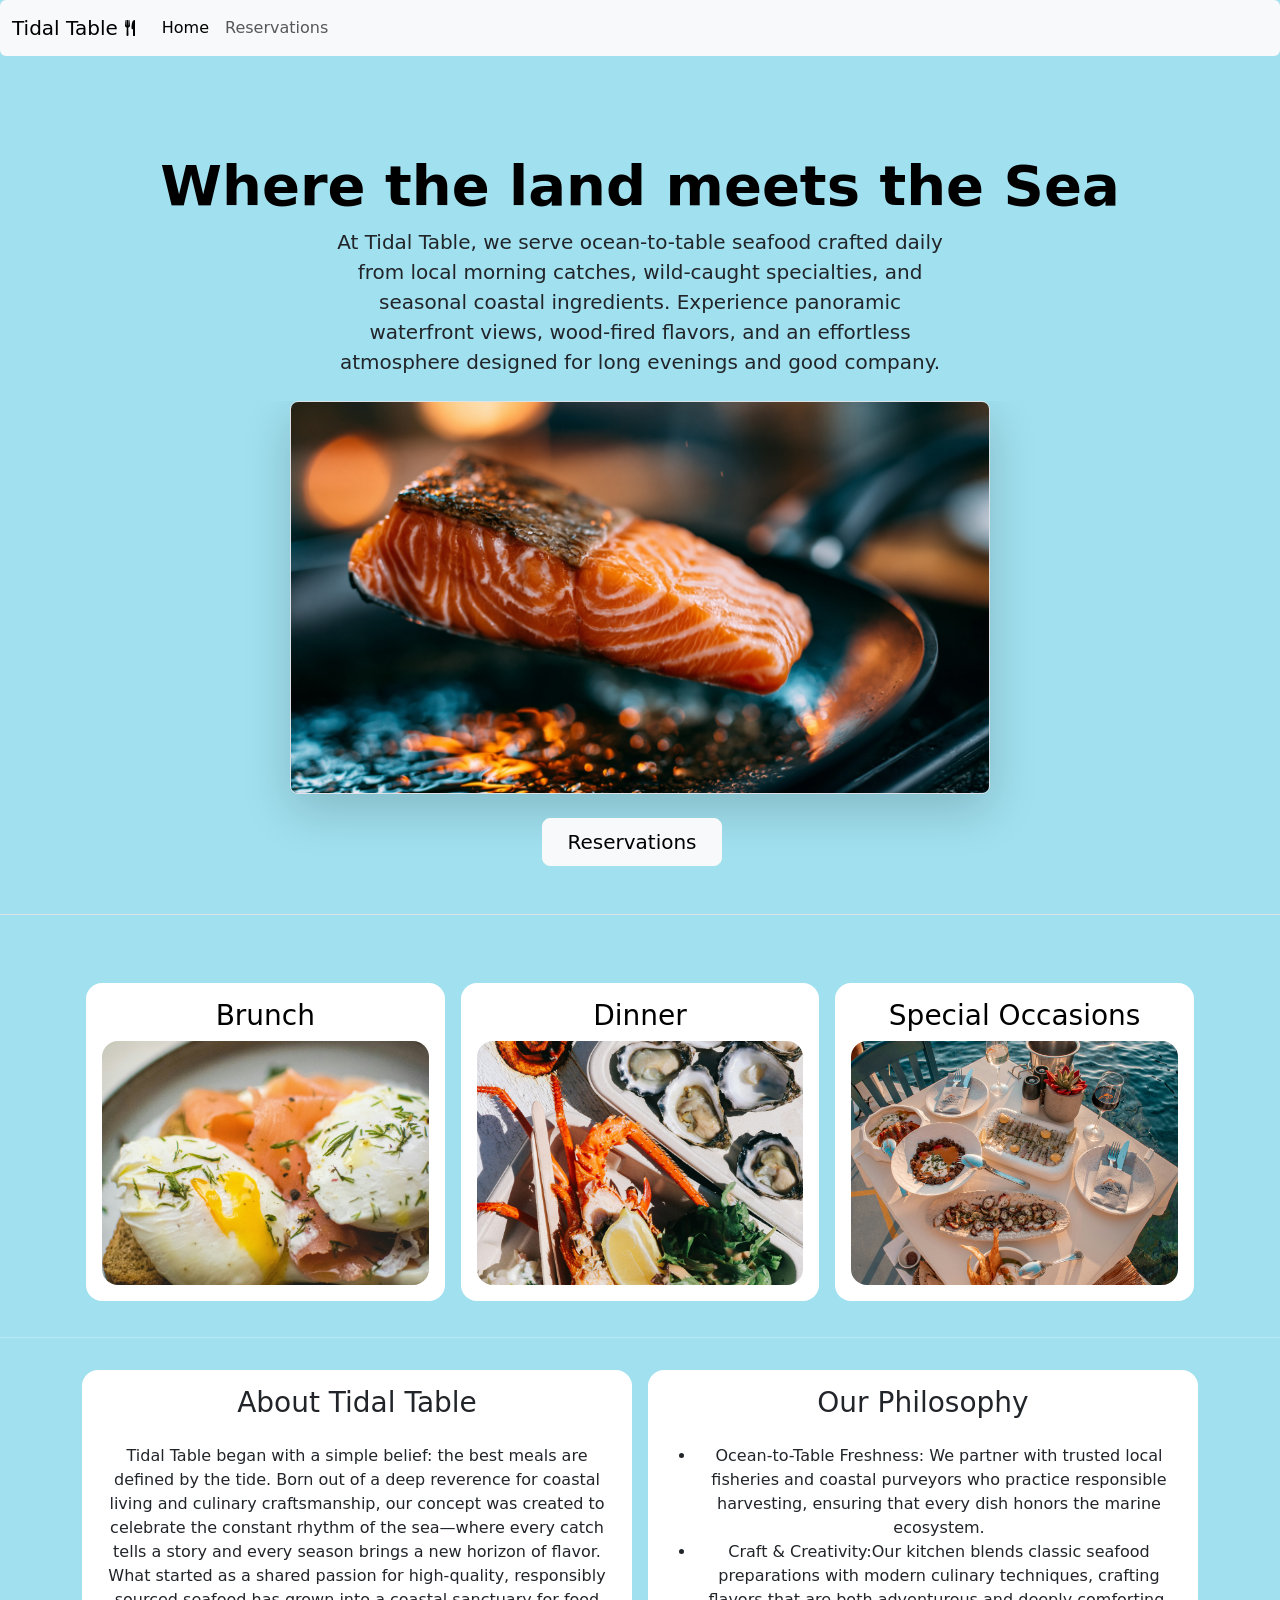
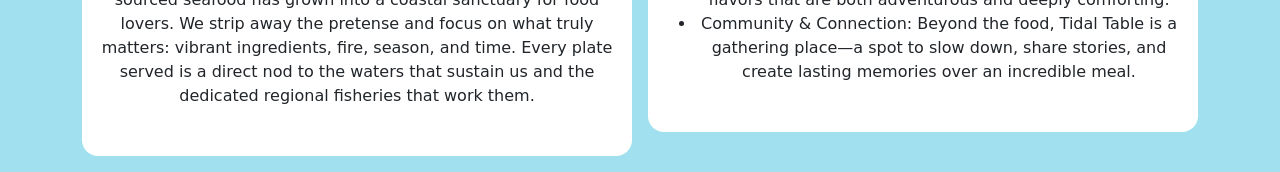
<file: index.html>
<!DOCTYPE html>
<html lang="en">

<head>
    <meta charset="UTF-8">
    <meta name="viewport" content="width=device-width, initial-scale=1.0">
    <link href="https://cdn.jsdelivr.net/npm/bootstrap@5.3.8/dist/css/bootstrap.min.css" rel="stylesheet"
        integrity="sha384-sRIl4kxILFvY47J16cr9ZwB07vP4J8+LH7qKQnuqkuIAvNWLzeN8tE5YBujZqJLB" crossorigin="anonymous">
    <link href="./styles/style.css" rel="stylesheet">
    <title>Tidal Table</title>
</head>

<body>
    <!-- Navigation -->
    <header>
        <nav class="navbar navbar-expand-lg bg-body-tertiary rounded" aria-label="Tidal Table Navigation bar">
            <div class="container-fluid"> <a class="navbar-brand" href="#">Tidal Table<svg
                        xmlns="http://www.w3.org/2000/svg" width="16" height="16" fill="currentColor"
                        class="bi bi-fork-knife ms-1 mb-1" viewBox="0 0 16 16" aria-hidden="true">
                        <path
                            d="M13 .5c0-.276-.226-.506-.498-.465-1.703.257-2.94 2.012-3 8.462a.5.5 0 0 0 .498.5c.56.01 1 .13 1 1.003v5.5a.5.5 0 0 0 .5.5h1a.5.5 0 0 0 .5-.5zM4.25 0a.25.25 0 0 1 .25.25v5.122a.128.128 0 0 0 .256.006l.233-5.14A.25.25 0 0 1 5.24 0h.522a.25.25 0 0 1 .25.238l.233 5.14a.128.128 0 0 0 .256-.006V.25A.25.25 0 0 1 6.75 0h.29a.5.5 0 0 1 .498.458l.423 5.07a1.69 1.69 0 0 1-1.059 1.711l-.053.022a.92.92 0 0 0-.58.884L6.47 15a.971.971 0 1 1-1.942 0l.202-6.855a.92.92 0 0 0-.58-.884l-.053-.022a1.69 1.69 0 0 1-1.059-1.712L3.462.458A.5.5 0 0 1 3.96 0z" />
                    </svg></a> <button class="navbar-toggler" type="button" data-bs-toggle="collapse"
                    data-bs-target="#navbars" aria-expanded="false" aria-controls="navbars"> <span
                        class="navbar-toggler-icon"></span>
                </button>
                <div class="collapse navbar-collapse" id="navbars">
                    <ul class="navbar-nav me-auto mb-2 mb-lg-0">
                        <li class="nav-item"> <a class="nav-link active" aria-current="page" href="#">Home</a> </li>
                        <li class="nav-item"> <a class="nav-link" href="./pages/reserve.html">Reservations</a> </li>
                    </ul>
                </div>
            </div>
        </nav>
    </header>

    <main>
        <!-- Hero -->
        <div class="px-4 pt-5 my-5 text-center border-bottom">
            <h1 class="display-4 fw-bold text-body-emphasis">Where the land meets the Sea</h1>
            <div class="col-lg-6 mx-auto">
                <p class="lead mb-4">At Tidal Table, we serve ocean-to-table seafood crafted daily from local morning
                    catches, wild-caught specialties, and seasonal coastal ingredients. Experience panoramic waterfront
                    views, wood-fired flavors, and an effortless atmosphere designed for long evenings and good company.
                </p>
            </div>
            <div class="overflow-hidden" style="max-height: 100vh;">
                <div class="container px-5"> <img src="./assets/images/salmon.jpg"
                        class="img-fluid border rounded-3 shadow-lg mb-4" alt="Example image" width="700" height="500"
                        loading="lazy"> </div>
                <div class="d-grid gap-2 d-sm-flex justify-content-sm-center mb-5"> <a
                        href="./pages/reserve.html"><button type="button"
                            class="btn btn-light btn-lg px-4 me-sm-3">Reservations</button></a> </div>
            </div>
        </div>

        <!-- Features / Services -->
        <div class="container text-center px-3 py-1">
            <div class="row gx-3 gy-4 py-3 row-cols-1 row-cols-lg-3">
                <div class="col">
                    <div class="bg-white rounded-4 p-3 mx-auto">
                        <h3 class="fs-3 text-body-emphasis">Brunch
                        </h3>
                        <div class="ratio ratio-4x3">
                            <img src="./assets/images/seafoodbrek.jpg" class="rounded-4 object-fit-cover">
                        </div>
                    </div>
                </div>
                <div class="col">
                    <div class="bg-white rounded-4 p-3 mx-auto">
                        <h3 class="fs-3 text-body-emphasis">Dinner</h3>
                        <div class="ratio ratio-4x3">
                            <img src="./assets/images/dinner.jpg" class="rounded-4 object-fit-cover">
                        </div>
                    </div>
                </div>
                <div class="col">
                    <div class="bg-white rounded-4 p-3 mx-auto">
                        <h3 class="fs-3 text-body-emphasis">Special Occasions</h3>
                        <div class="ratio ratio-4x3">
                            <img src="./assets/images/special.jpg" class="rounded-4 object-fit-cover">
                        </div>
                    </div>
                </div>
            </div>
        </div>

        <hr>

        <!-- About -->
        <div class="container text-center">
            <div class="row gx-3 gy-4 py-3 row-cols-1 row-cols-lg-2">
                <div class="col">
                    <div class="bg-white rounded-4 p-3 mx-auto">
                        <h3>About Tidal Table</h3>
                        <p class="py-3">
                            Tidal Table began with a simple belief: the best meals are defined by the tide. Born out of
                            a
                            deep reverence for coastal living and culinary craftsmanship, our concept was created to
                            celebrate the constant rhythm of the sea—where every catch tells a story and every season
                            brings
                            a new horizon of flavor.

                            What started as a shared passion for high-quality, responsibly sourced seafood has grown
                            into a
                            coastal sanctuary for food lovers. We strip away the pretense and focus on what truly
                            matters:
                            vibrant ingredients, fire, season, and time. Every plate served is a direct nod to the
                            waters
                            that sustain us and the dedicated regional fisheries that work them.
                        </p>
                    </div>
                </div>
                <div class="col">
                    <div class="bg-white rounded-4 p-3 mx-auto">
                        <h3>Our Philosophy</h3>
                        <ul class="py-3">
                            <li> <span>Ocean-to-Table Freshness:</span> We partner with trusted local fisheries and
                                coastal
                                purveyors who practice responsible harvesting, ensuring that every dish honors the
                                marine
                                ecosystem.</li>
                            <li><span>Craft & Creativity:</span>Our kitchen blends classic seafood preparations with
                                modern
                                culinary techniques, crafting flavors that are both adventurous and deeply comforting.
                            </li>
                            <li><span>Community & Connection:</span> Beyond the food, Tidal Table is a gathering place—a
                                spot
                                to slow down, share stories, and create lasting memories over an incredible meal.</li>
                        </ul>
                    </div>
                </div>
            </div>
        </div>
        <!-- Testimonials -->
    </main>



    <!-- Footer -->
    <footer>
    </footer>

    <script src="https://cdn.jsdelivr.net/npm/bootstrap@5.3.8/dist/js/bootstrap.bundle.min.js"
        integrity="sha384-FKyoEForCGlyvwx9Hj09JcYn3nv7wiPVlz7YYwJrWVcXK/BmnVDxM+D2scQbITxI" crossorigin="anonymous">
        </script>
</body>

</html>
</file>
<file: styles/style.css>
body {
    background-color: #A0E0EF;
}


.features {
    border-radius: 5rem;
}


hr {
    color: white;
}
</file>
